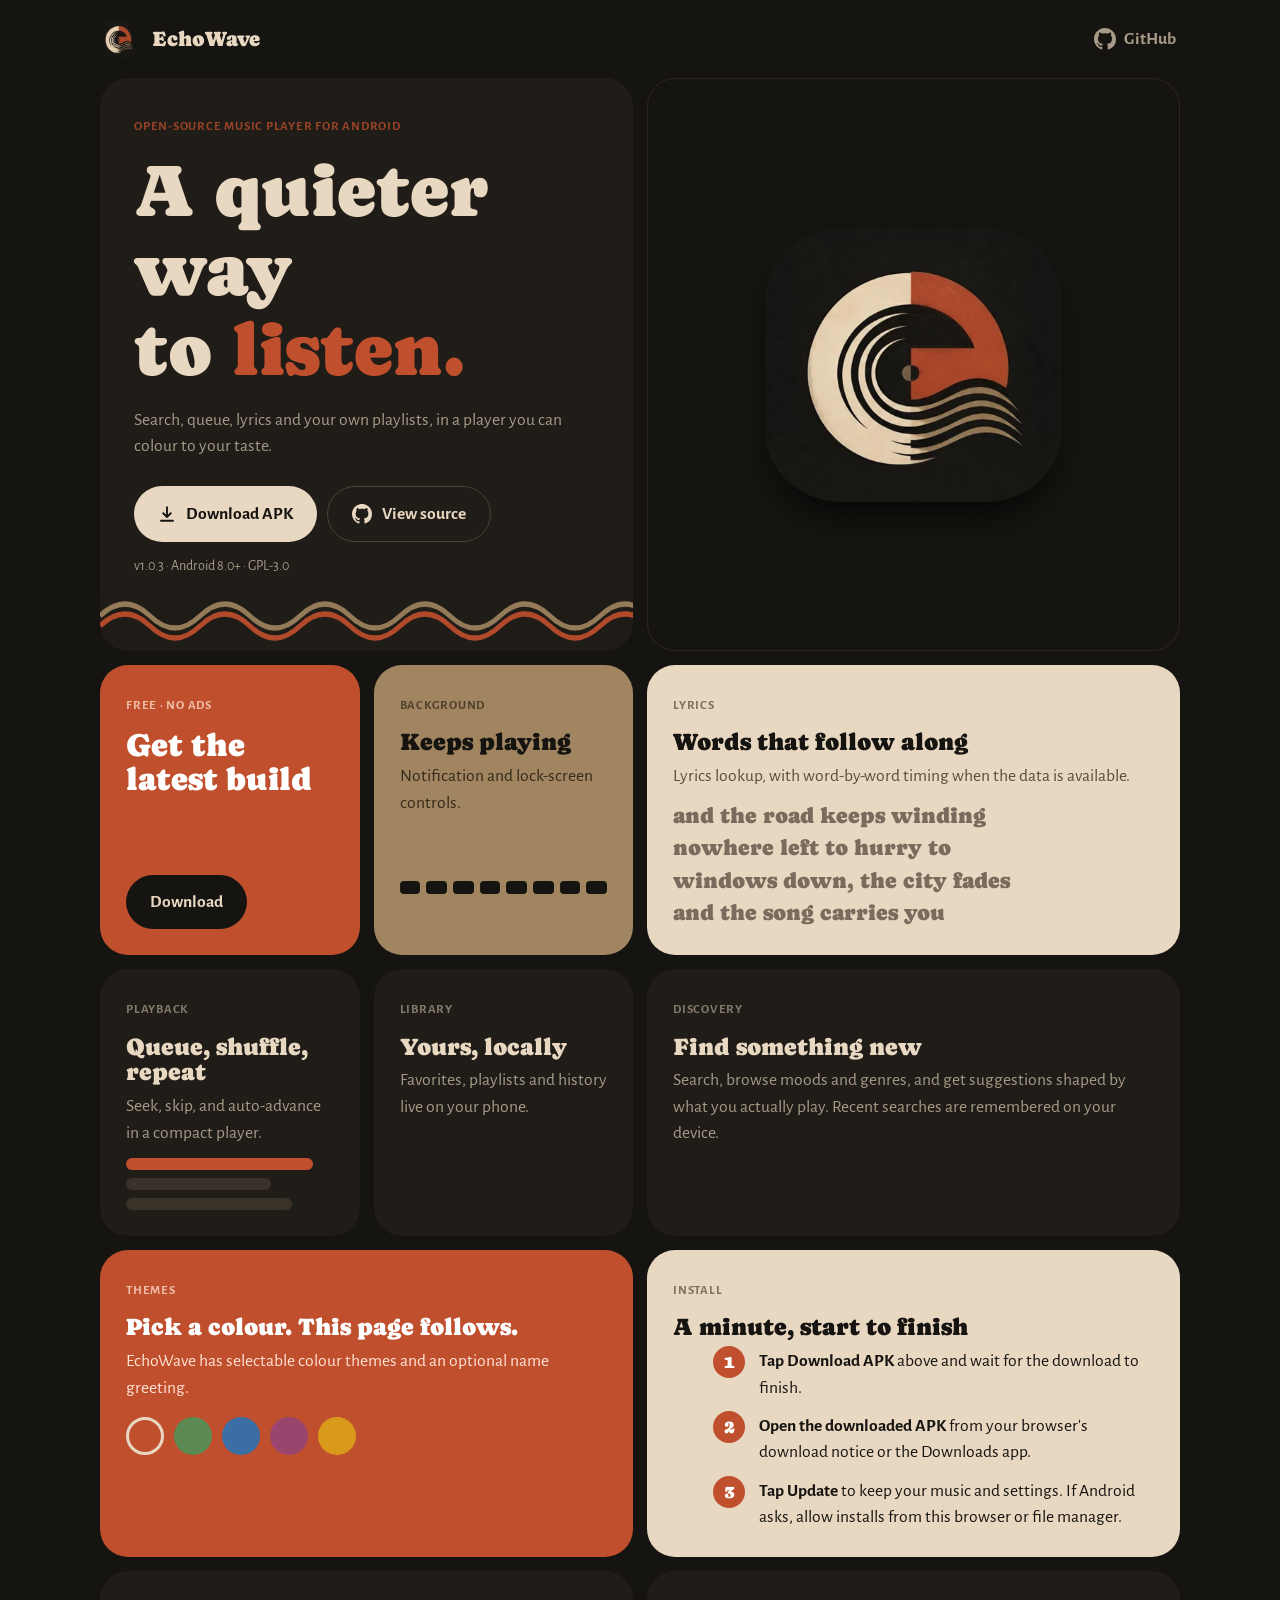
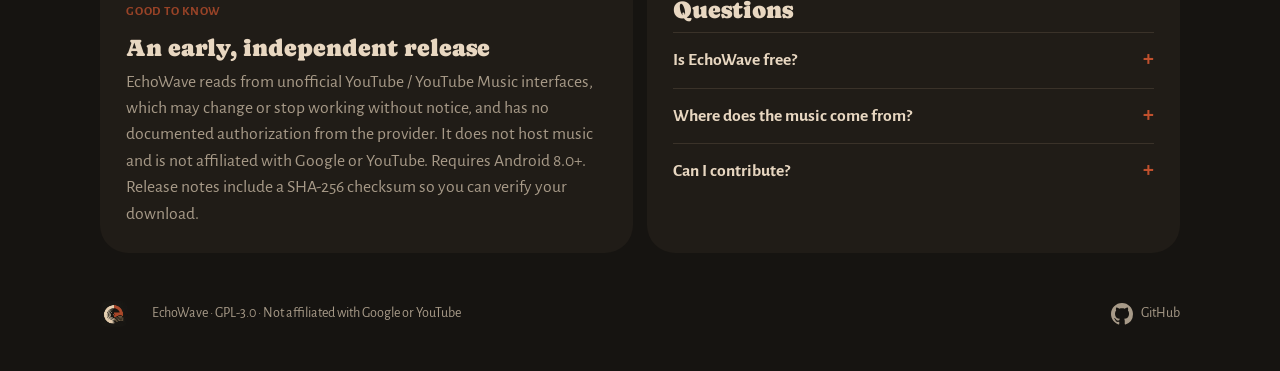
<file: website/index.html>
<!doctype html>
<html lang="en">
<head>
<meta charset="UTF-8">
<meta name="viewport" content="width=device-width, initial-scale=1.0">
<title>EchoWave – a quiet, open-source music player for Android</title>
<meta name="description" content="EchoWave is a free, open-source Android music player with lyrics, playlists, themes and background playback. Download the APK.">
<meta name="theme-color" content="#161411">
<link rel="icon" href="favicon.png">
<link rel="preconnect" href="https://fonts.googleapis.com">
<link rel="preconnect" href="https://fonts.gstatic.com" crossorigin>
<link href="https://fonts.googleapis.com/css2?family=Alegreya+Sans:wght@400;500;700&family=Caprasimo&display=swap" rel="stylesheet">
<link rel="stylesheet" href="styles.css">
</head>
<body>
<svg width="0" height="0" style="position:absolute" aria-hidden="true"><symbol id="gh" viewBox="0 0 16 16"><path d="M8 0C3.58 0 0 3.58 0 8c0 3.54 2.29 6.53 5.47 7.59.4.07.55-.17.55-.38 0-.19-.01-.82-.01-1.49-2.01.37-2.53-.49-2.69-.94-.09-.23-.48-.94-.82-1.13-.28-.15-.68-.52-.01-.53.63-.01 1.08.58 1.23.82.72 1.21 1.87.87 2.33.66.07-.52.28-.87.51-1.07-1.78-.2-3.64-.89-3.64-3.95 0-.87.31-1.59.82-2.15-.08-.2-.36-1.02.08-2.12 0 0 .67-.21 2.2.82.64-.18 1.32-.27 2-.27.68 0 1.36.09 2 .27 1.53-1.04 2.2-.82 2.2-.82.44 1.1.16 1.92.08 2.12.51.56.82 1.27.82 2.15 0 3.07-1.87 3.75-3.65 3.95.29.25.54.73.54 1.48 0 1.07-.01 1.93-.01 2.2 0 .21.15.46.55.38A8.013 8.013 0 0016 8c0-4.42-3.58-8-8-8z"/></symbol></svg>
<div class="wrap">
  <header class="nav">
    <img src="logo.webp" alt="">
    <span class="name">EchoWave</span>
    <a class="gh" href="https://github.com/AyushDevHub/EchoWave" target="_blank" rel="noreferrer" aria-label="EchoWave on GitHub"><svg class="gh" aria-hidden="true"><use href="#gh"/></svg><span>GitHub</span></a>
  </header>

  <main class="bento">
    <section class="tile c2 r2 hero">
      <div class="copy">
        <p class="tag" style="color:var(--accent)">Open-source music player for Android</p>
        <h1>A quieter way<br>to <em>listen.</em></h1>
        <p class="lead">Search, queue, lyrics and your own playlists, in a player you can colour to your taste.</p>
        <div class="actions"><a class="btn dlbtn" href="EchoWave.apk" download><svg class="dl-ic" viewBox="0 0 24 24" fill="none" stroke="currentColor" stroke-width="2.5" stroke-linecap="round" stroke-linejoin="round"><path d="M12 3v13m0 0l-5-5m5 5l5-5M4 21h16"/></svg>Download APK</a><a class="btn ghost" href="https://github.com/AyushDevHub/EchoWave" target="_blank" rel="noreferrer"><svg class="gh" aria-hidden="true"><use href="#gh"/></svg> View source</a></div>
        <p class="meta" id="meta">v1.0.3 · Android 8.0+ · GPL-3.0</p>
      </div>
      <div class="waves" aria-hidden="true">
        <svg viewBox="0 0 1300 70" fill="none" stroke="#a08560" stroke-width="5"><path d="M0 35q25-24 50 0t50 0t50 0t50 0t50 0t50 0t50 0t50 0t50 0t50 0t50 0t50 0t50 0t50 0t50 0t50 0t50 0t50 0t50 0t50 0t50 0t50 0t50 0t50 0t50 0t50 0"/></svg>
        <svg viewBox="0 0 1300 70" fill="none" stroke="#c0502d" stroke-width="5"><path d="M0 35q25-24 50 0t50 0t50 0t50 0t50 0t50 0t50 0t50 0t50 0t50 0t50 0t50 0t50 0t50 0t50 0t50 0t50 0t50 0t50 0t50 0t50 0t50 0t50 0t50 0t50 0t50 0t50 0"/></svg>
      </div>
    </section>
    <section class="tile c2 r2 logo" aria-label="EchoWave logo">
      <span class="ring"></span><span class="ring"></span><span class="ring"></span>
      <img src="logo.webp" alt="EchoWave logo">
    </section>
    <section class="tile terra dl">
      <div><p class="tag">Free · No ads</p><div class="big">Get the latest build</div></div>
      <a class="btn dlbtn" href="EchoWave.apk" download>Download</a>
    </section>
    <section class="tile tan">
      <p class="tag">Background</p>
      <h2>Keeps playing</h2>
      <p>Notification and lock-screen controls.</p>
      <div class="eq" aria-hidden="true"><i></i><i></i><i></i><i></i><i></i><i></i><i></i><i></i></div>
    </section>
    <section class="tile cream c2">
      <p class="tag">Lyrics</p>
      <h2>Words that follow along</h2>
      <p>Lyrics lookup, with word-by-word timing when the data is available.</p>
      <div class="lyr" aria-hidden="true"><div>and the road keeps winding</div><div>nowhere left to hurry to</div><div>windows down, the city fades</div><div>and the song carries you</div></div>
    </section>
    <section class="tile">
      <p class="tag">Playback</p>
      <h2>Queue, shuffle, repeat</h2>
      <p>Seek, skip, and auto-advance in a compact player.</p>
      <div class="queue" aria-hidden="true"><span></span><span></span><span></span></div>
    </section>
    <section class="tile">
      <p class="tag">Library</p>
      <h2>Yours, locally</h2>
      <p>Favorites, playlists and history live on your phone.</p>
    </section>
    <section class="tile c2">
      <p class="tag">Discovery</p>
      <h2>Find something new</h2>
      <p>Search, browse moods and genres, and get suggestions shaped by what you actually play. Recent searches are remembered on your device.</p>
    </section>
    <section class="tile c2 terra">
      <p class="tag">Themes</p>
      <h2>Pick a colour. This page follows.</h2>
      <p>EchoWave has selectable colour themes and an optional name greeting.</p>
      <div class="sw" id="sw"></div>
    </section>
    <section class="tile cream c2">
      <p class="tag">Install</p>
      <h2>A minute, start to finish</h2>
      <ol>
        <li><b>Tap Download APK</b> above and wait for the download to finish.</li>
        <li><b>Open the downloaded APK</b> from your browser's download notice or the Downloads app.</li>
        <li><b>Tap Update</b> to keep your music and settings. If Android asks, allow installs from this browser or file manager.</li>
      </ol>
    </section>
    <section class="tile c2 notice">
      <p class="tag" style="color:var(--accent)">Good to know</p>
      <h2>An early, independent release</h2>
      <p>EchoWave reads from unofficial YouTube / YouTube Music interfaces, which may change or stop working without notice, and has no documented authorization from the provider. It does not host music and is not affiliated with Google or YouTube. Requires Android 8.0+. Release notes include a SHA-256 checksum so you can verify your download.</p>
    </section>
    <section class="tile c2">
      <h2>Questions</h2>
      <details><summary>Is EchoWave free?</summary><p>Yes. It is open source under GPL-3.0, with no subscription and no ads.</p></details>
      <details><summary>Where does the music come from?</summary><p>EchoWave does not host any music. It resolves search, metadata and streams through third-party YouTube / YouTube Music endpoints.</p></details>
      <details><summary>Can I contribute?</summary><p>Yes. Open an issue or a pull request on GitHub.</p></details>
    </section>
  </main>

  <footer>
    <img src="logo.webp" alt=""><span>EchoWave · GPL-3.0 · Not affiliated with Google or YouTube</span>
    <a href="https://github.com/AyushDevHub/EchoWave" target="_blank" rel="noreferrer" aria-label="EchoWave on GitHub"><svg class="gh" aria-hidden="true"><use href="#gh"/></svg> GitHub</a>
  </footer>
</div>

<div class="sticky" id="sticky"><a class="btn dlbtn" href="EchoWave.apk" download>Download APK</a><a class="gh-btn" href="https://github.com/AyushDevHub/EchoWave" target="_blank" rel="noreferrer" aria-label="EchoWave on GitHub"><svg class="gh" aria-hidden="true"><use href="#gh"/></svg></a></div>

<script>
// scroll-in reveal
const io=new IntersectionObserver(es=>es.forEach(e=>{if(e.isIntersecting){e.target.classList.add('in');io.unobserve(e.target)}}),{threshold:.12});
document.querySelectorAll('.tile').forEach((t,i)=>{t.style.transitionDelay=(i%4)*70+'ms';io.observe(t)});

// mobile sticky download bar: shows once the hero button scrolls away
const hb=document.querySelector('.hero .dlbtn'),st=document.getElementById('sticky');
new IntersectionObserver(([e])=>st.classList.toggle('show',!e.isIntersecting)).observe(hb);

// theme swatches (recolour accent)
const themes=[['Terracotta','#c0502d'],['Moss','#5b8a52'],['Ink blue','#3a6ea5'],['Plum','#9a456e'],['Saffron','#d99a1c']];
const sw=document.getElementById('sw');
themes.forEach(([n,c],i)=>{const b=document.createElement('button');b.style.setProperty('--s',c);b.title=n;b.setAttribute('aria-label',n);
  if(i===0)b.className='on';
  b.onclick=()=>{document.documentElement.style.setProperty('--accent',c);sw.querySelectorAll('button').forEach(x=>x.classList.remove('on'));b.classList.add('on')};
  sw.appendChild(b)});

// APK is hosted by this website so the download does not send users to GitHub.
</script>
</body>
</html>
</file>
<file: website/styles.css>
:root{--bg:#161411;--lift:#201c17;--cream:#e8d7c1;--tan:#a08560;--accent:#c0502d;--ink:#161411;--mute:#a79a88}
*{box-sizing:border-box;margin:0}
html{scroll-behavior:smooth}
body{background:var(--bg);color:var(--cream);font-family:"Alegreya Sans",system-ui,sans-serif;line-height:1.5;font-size:1.1rem;overflow-x:hidden}
h1,h2,h3,.serif{font-family:"Caprasimo",Georgia,serif;font-weight:400;letter-spacing:0;line-height:1.08}
a{color:inherit}
.wrap{max-width:1120px;margin:0 auto;padding:0 20px}

.nav{display:flex;align-items:center;gap:14px;padding:18px 0}
.nav img{width:38px;height:38px;border-radius:11px}
.nav .name{font-family:"Caprasimo",serif;font-weight:400;font-size:1.3rem}
.nav a.gh{margin-left:auto;display:flex;align-items:center;gap:8px;color:var(--mute);text-decoration:none;font-weight:700;padding:8px 4px}
svg.gh{width:22px;height:22px;fill:currentColor}
.nav a.gh:hover{color:var(--cream)}

.btn{display:inline-flex;align-items:center;gap:10px;background:var(--cream);color:var(--ink);text-decoration:none;font-weight:700;padding:14px 24px;border-radius:999px;transition:transform .2s,background .2s}
.btn:hover{transform:translateY(-2px) scale(1.03)}
.btn svg{width:18px;height:18px;flex:none}.btn .dl-ic{animation:bob 1.8s ease-in-out infinite}.btn svg.gh{width:20px;height:20px}
.btn.ghost{background:transparent;color:var(--cream);border:1.5px solid #4d4237}.btn.ghost:hover{border-color:var(--cream)}
.actions{display:flex;gap:10px;flex-wrap:wrap}
@keyframes bob{50%{transform:translateY(3px)}}

/* bento */
.bento{display:grid;grid-template-columns:repeat(4,1fr);grid-auto-rows:minmax(150px,auto);gap:14px;padding-bottom:20px}
.tile{position:relative;overflow:hidden;border-radius:28px;padding:26px;background:var(--lift);opacity:0;transform:translateY(28px) scale(.97);transition:opacity .7s cubic-bezier(.2,.7,.2,1),transform .7s cubic-bezier(.2,.7,.2,1),box-shadow .3s}
.tile.in{opacity:1;transform:none}
.tile.in:hover{transform:translateY(-4px);box-shadow:0 18px 30px -18px #000}
.tile h2{font-size:1.5rem;margin-bottom:8px}
.tile p{color:var(--mute)}
.c2{grid-column:span 2}.r2{grid-row:span 2}.c4{grid-column:span 4}
.cream{background:var(--cream);color:var(--ink)}.cream p{color:#5a4d3f}
.terra{background:var(--accent);color:#fff}.terra p{color:#ffe3d6}
.tan{background:var(--tan);color:var(--ink)}.tan p{color:#35291b}
.tag{display:inline-block;font-size:.8rem;font-weight:700;letter-spacing:.06em;text-transform:uppercase;margin-bottom:14px;opacity:.75}

/* hero */
.hero{display:flex;flex-direction:column;justify-content:space-between;gap:28px;padding:34px}
.hero h1{font-size:clamp(2.6rem,6vw,4.6rem)}
.hero h1 em{font-style:normal;color:var(--accent)}
.hero .lead{font-size:1.1rem;max-width:30em;margin:18px 0 26px}
.meta{font-size:.88rem;color:var(--mute);margin-top:14px}
.waves{position:absolute;left:0;bottom:0;width:100%;height:70px;overflow:hidden;pointer-events:none;opacity:.9}
.waves svg{width:1300px;height:70px;animation:drift 5s linear infinite}
.waves svg:nth-child(2){position:absolute;left:0;top:10px;animation-duration:8s;animation-direction:reverse}
@keyframes drift{to{transform:translateX(-100px)}}
.hero .copy{position:relative;z-index:1;padding-bottom:40px}

/* logo tile with echo rings */
.logo{display:grid;place-items:center;background:var(--bg);border:1px solid #2c261f}
.logo .ring{position:absolute;top:50%;left:50%;width:44%;aspect-ratio:1;border:2px solid var(--accent);border-radius:50%;opacity:0;animation:echo 4.5s ease-out infinite}
.logo .ring:nth-child(2){animation-delay:1.5s}.logo .ring:nth-child(3){animation-delay:3s}
@keyframes echo{0%{transform:translate(-50%,-50%) scale(.8);opacity:.7}100%{transform:translate(-50%,-50%) scale(3.4);opacity:0}}
.logo img{position:relative;width:62%;max-width:300px;border-radius:26%;animation:float 6s ease-in-out infinite;box-shadow:0 20px 40px -16px #000}
@keyframes float{50%{transform:translateY(-10px) rotate(-2deg)}}

/* download */
.dl{display:flex;flex-direction:column;justify-content:space-between}
.dl .big{font-family:"Caprasimo",serif;font-weight:400;font-size:2rem;line-height:1.05}
.dl .btn{background:var(--ink);color:var(--cream);align-self:flex-start;margin-top:16px}

/* lyrics */
.lyr{font-family:"Caprasimo",serif;font-weight:400;font-size:1.35rem;margin-top:10px}
.lyr div{color:#7a6c5c;animation:sing 8s infinite}
.lyr div:nth-child(2){animation-delay:2s}.lyr div:nth-child(3){animation-delay:4s}.lyr div:nth-child(4){animation-delay:6s}
@keyframes sing{0%,24%{color:var(--ink);transform:translateX(8px)}30%,100%{color:#7a6c5c;transform:none}}

/* equalizer */
.eq{display:flex;align-items:flex-end;gap:6px;height:64px;margin-top:14px}
.eq i{flex:1;background:var(--ink);border-radius:4px;height:20%;animation:eq 1.1s ease-in-out infinite}
.eq i:nth-child(2n){animation-duration:.8s}.eq i:nth-child(3n){animation-duration:1.4s}.eq i:nth-child(5n){animation-duration:.95s}
.eq i:nth-child(odd){animation-delay:-.4s}
@keyframes eq{50%{height:100%}}

/* queue bars */
.queue{margin-top:12px;display:grid;gap:8px}
.queue span{display:block;height:12px;border-radius:6px;background:#3a3229;transform-origin:left;animation:slide 3s ease-in-out infinite}
.queue span:nth-child(1){width:90%}.queue span:nth-child(2){width:70%;animation-delay:.3s}.queue span:nth-child(3){width:80%;animation-delay:.6s}
.queue span:first-child{background:var(--accent)}
@keyframes slide{50%{transform:scaleX(.8)}}

/* themes */
.sw{display:flex;flex-wrap:wrap;gap:10px;margin-top:16px}
.sw button{width:38px;height:38px;border-radius:50%;border:3px solid transparent;background:var(--s);cursor:pointer;transition:transform .2s,border-color .2s}
.sw button:hover{transform:scale(1.15)}.sw button.on{border-color:var(--cream);box-shadow:0 0 0 2px var(--s)}
.tan .sw button.on{border-color:var(--ink)}

/* steps */
ol{list-style:none;counter-reset:s;display:grid;gap:12px;margin-top:6px}
li{counter-increment:s;padding-left:46px;position:relative;color:var(--ink)}
li::before{content:counter(s);position:absolute;left:0;top:-2px;width:32px;height:32px;border-radius:50%;background:var(--accent);color:#fff;display:grid;place-items:center;font-family:"Caprasimo",serif;font-weight:400}

.notice h2{color:var(--cream)}
details{border-top:1px solid #3a3229;padding:14px 0}
details:first-of-type{margin-top:10px}
summary{cursor:pointer;font-weight:700;list-style:none;display:flex;justify-content:space-between;gap:12px}
summary::after{content:"+";color:var(--accent);font-size:1.4rem;line-height:1;transition:transform .3s}
details[open] summary::after{transform:rotate(45deg)}
details p{margin-top:8px;max-width:48em}

footer{display:flex;flex-wrap:wrap;gap:10px 24px;align-items:center;padding:28px 0 44px;color:var(--mute);font-size:.88rem}
footer img{width:28px;border-radius:8px}footer a{margin-left:auto;display:flex;align-items:center;gap:8px;text-decoration:none}

@media(max-width:900px){.bento{grid-template-columns:repeat(2,1fr)}.c4{grid-column:span 2}}
.sticky{display:none;position:fixed;left:12px;right:12px;bottom:calc(12px + env(safe-area-inset-bottom));z-index:20;gap:10px;padding:8px;background:rgba(32,28,23,.92);-webkit-backdrop-filter:blur(12px);backdrop-filter:blur(12px);border:1px solid #3a3229;border-radius:999px;transform:translateY(160%);transition:transform .45s cubic-bezier(.2,.7,.2,1)}
.sticky.show{transform:none}
.sticky .btn{flex:1;justify-content:center;background:var(--accent);color:#fff}
.sticky .gh-btn{width:52px;height:52px;border-radius:50%;display:grid;place-items:center;background:var(--cream);color:var(--ink)}
@media(max-width:700px){
 body{font-size:1.05rem;padding-bottom:92px}
 .wrap{padding:0 12px}
 .nav{padding:14px 4px}.nav a.gh span{display:none}
 .bento{gap:10px;grid-auto-rows:auto}
 .tile{padding:20px;border-radius:24px}
 .tile h2{font-size:1.3rem}.tag{font-size:.74rem;margin-bottom:10px}
 .r2{grid-row:auto}
 .hero{padding:26px 22px 0;gap:0}
 .hero h1{font-size:2.6rem}.hero .lead{font-size:1.05rem;margin:14px 0 22px}
 .hero .copy{padding-bottom:92px}
 .actions .btn{flex:1;justify-content:center;padding:15px 18px}
 .logo{padding:34px 20px}.logo img{width:52%;max-width:220px}
 .dl .big{font-size:1.35rem}.dl .btn{padding:11px 18px;margin-top:12px}
 .lyr{font-size:1.2rem}
 .sw button{width:44px;height:44px}
 summary{padding:4px 0;font-size:1.05rem}
 .sticky{display:flex}
 footer{padding-bottom:20px}footer a{margin-left:0}
}
@media(prefers-reduced-motion:reduce){*{animation:none!important;transition:none!important}.tile{opacity:1;transform:none}}
</file>
